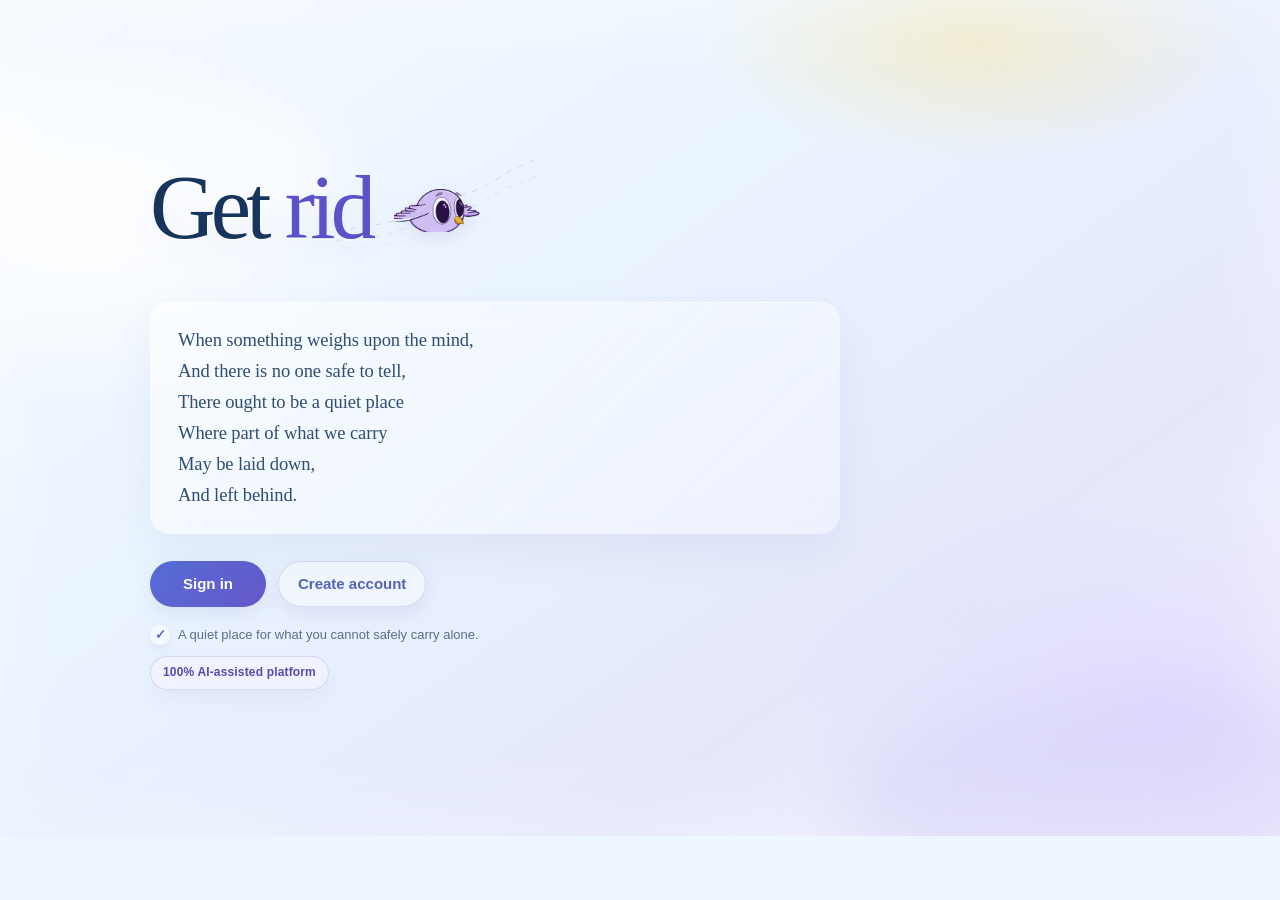
<file: test-landing.html>
<!doctype html><html><head><meta charset="utf-8"><meta name="viewport" content="width=device-width,initial-scale=1"><link rel="stylesheet" href="styles.css"></head><body class="guest-mode"><section class="guest-home"><div class="guest-copy"><div class="guest-brandline"><h1 id="guestTitle"><span>Get</span> <em>rid</em></h1><div class="bird-art" aria-label="A small bird flying along three curved trails"><svg class="bird-flight-lines" viewBox="0 0 420 190" aria-hidden="true"><path d="M8 153 C68 132 111 146 164 117 C222 85 278 91 334 54 C365 34 392 27 414 17"/><path d="M4 169 C60 157 102 169 154 143 C213 114 263 128 318 91 C354 67 383 66 418 49"/><path d="M25 184 C77 177 119 183 170 163 C228 141 270 158 325 124 C357 104 390 105 420 91"/></svg><img class="landing-bird" src="assets/landing-bird.gif"></div></div><div class="guest-message"><p>When something weighs upon the mind,<br>And there is no one safe to tell,<br>There ought to be a quiet place<br>Where part of what we carry<br>May be laid down,<br>And left behind.</p></div><div class="guest-actions"><button class="btn">Sign in</button><button class="btn ghost">Create account</button></div><div class="guest-trust">A quiet place for what you cannot safely carry alone.</div><div class="ai-tagline">100% AI-assisted platform</div></div></section></body></html>
</file>
<file: styles.css>
:root{--bg:#fff;--surface:#f5f8fa;--text:#14171a;--muted:#657786;--line:#e1e8ed;--accent:#4f46a5;--accent2:#3f378a;--danger:#b42318;--max:1180px}*{box-sizing:border-box}html{scroll-behavior:smooth}body{margin:0;background:var(--bg);color:var(--text);font-family:-apple-system,BlinkMacSystemFont,"Segoe UI",Roboto,Helvetica,Arial,sans-serif;font-size:15px;line-height:1.45}.topbar{position:sticky;top:0;z-index:20;height:56px;background:rgba(255,255,255,.96);border-bottom:1px solid var(--line);backdrop-filter:blur(8px)}.topbar-inner{height:100%;max-width:var(--max);margin:auto;display:grid;grid-template-columns:240px minmax(240px,1fr) 240px;align-items:center;gap:18px;padding:0 16px}.brand{font-size:22px;font-weight:800;letter-spacing:-.7px;color:var(--text);text-decoration:none}.brand span{color:var(--accent)}.search{justify-self:center;width:min(100%,430px);height:34px;border-radius:18px;background:var(--surface);display:flex;align-items:center;padding:0 13px;color:var(--muted)}.search input{border:0;outline:0;background:transparent;width:100%;font:inherit;margin-left:7px;color:var(--text)}.account-mini{justify-self:end;border:0;background:none;color:var(--accent);font-weight:650;cursor:pointer}.shell{max-width:var(--max);margin:auto;display:grid;grid-template-columns:220px minmax(0,640px) 280px;gap:26px}.left-rail{position:sticky;top:76px;height:calc(100vh - 90px);padding:20px 0;display:flex;flex-direction:column}.nav-item{display:flex;align-items:center;gap:14px;text-decoration:none;color:var(--text);font-size:16px;font-weight:550;padding:11px 14px;border-radius:25px}.nav-item span{width:20px;text-align:center;font-size:19px;color:var(--muted)}.nav-item:hover,.nav-item.active{background:var(--surface);color:var(--accent)}.nav-item.active span{color:var(--accent)}.whisper-cta{margin:20px 12px 0;border:0;border-radius:24px;background:var(--accent);color:white;padding:13px 18px;font-weight:750;letter-spacing:.2px;cursor:pointer;box-shadow:0 3px 8px rgba(79,70,165,.16)}.whisper-cta:hover{background:var(--accent2)}.timeline{min-width:0;border-left:1px solid var(--line);border-right:1px solid var(--line);min-height:calc(100vh - 56px)}.page-head{padding:20px 18px;border-bottom:1px solid var(--line);position:sticky;top:56px;background:rgba(255,255,255,.96);z-index:5}.page-head h1{font-size:20px;margin:0 0 3px}.page-head p{margin:0;color:var(--muted)}.composer{padding:16px 18px;border-bottom:1px solid var(--line)}.composer-top{display:flex;gap:12px}.avatar{width:42px;height:42px;border-radius:50%;background:var(--surface);display:grid;place-items:center;color:var(--accent);font-weight:750;flex:0 0 auto}.composer textarea{width:100%;min-height:74px;resize:vertical;border:0;outline:0;font:inherit;font-size:17px;line-height:1.45;padding:4px 0}.composer-bottom{display:flex;align-items:center;justify-content:space-between;border-top:1px solid var(--line);padding-top:10px;margin-top:8px}.composer-controls{display:flex;gap:8px;align-items:center}.select{border:1px solid var(--line);background:white;border-radius:17px;padding:7px 10px;color:var(--text)}.hint{font-size:13px;color:var(--muted)}.btn{border:0;border-radius:20px;padding:8px 15px;background:var(--accent);color:white;font-weight:700;cursor:pointer}.btn:hover{background:var(--accent2)}.btn.ghost{background:transparent;color:var(--accent);border:1px solid var(--line)}.btn.danger{background:transparent;color:var(--danger);border:1px solid #f0d0cc}.feed{width:100%}.whisper{padding:16px 18px;border-bottom:1px solid var(--line);display:flex;gap:12px;cursor:pointer}.whisper:hover{background:#fbfcfd}.whisper-main{min-width:0;flex:1}.whisper-meta{display:flex;gap:7px;align-items:center;font-size:14px;margin-bottom:4px}.whisper-meta .name{font-weight:700}.whisper-meta .time{color:var(--muted)}.whisper-body{font-size:16px;white-space:pre-wrap;overflow-wrap:anywhere}.whisper-actions{display:flex;gap:28px;margin-top:10px;color:var(--muted);font-size:13px}.action{border:0;background:none;color:inherit;padding:0;cursor:pointer}.action:hover{color:var(--accent)}.side-card{margin-top:20px;background:var(--surface);border-radius:15px;padding:17px}.side-card h3{font-size:18px;margin:0 0 7px}.side-card p{margin:0 0 10px;color:var(--muted)}.side-card a{color:var(--accent);text-decoration:none;font-weight:600}.topic{padding:8px 0;color:var(--accent);font-weight:650;border-top:1px solid var(--line)}.side-footer{padding:18px 4px;display:flex;gap:11px;flex-wrap:wrap;color:var(--muted);font-size:12px}.side-footer a{color:inherit;text-decoration:none}.empty,.error,.notice{padding:28px 18px;color:var(--muted)}.error{color:var(--danger)}.prose{padding:26px 22px}.prose h1{font-size:28px;margin:5px 0 22px}.prose h2{font-size:18px;margin-top:28px}.prose p{max-width:600px}.prose a{color:var(--accent)}.auth-box{padding:30px 22px}.auth-box h1{font-size:26px}.profile-header{padding:22px;border-bottom:1px solid var(--line)}.profile-name{font-size:22px;font-weight:750}.profile-handle{color:var(--muted)}.tabs{display:flex;border-bottom:1px solid var(--line)}.tabs a{flex:1;text-align:center;padding:14px;text-decoration:none;color:var(--muted);font-weight:650}.tabs a.active{color:var(--accent);border-bottom:2px solid var(--accent)}.thread{padding:18px;border-bottom:1px solid var(--line)}.thread-body{font-size:19px;white-space:pre-wrap}.thread-actions{margin:15px 0;color:var(--muted);display:flex;gap:25px}.comments{padding:0 18px 22px}.comment{padding:14px 0;border-bottom:1px solid var(--line)}.comment.reply{margin-left:32px}.comment-meta{font-size:13px;color:var(--muted);margin-bottom:3px}.comment-author{font-weight:700;color:var(--text)}.comment-body{white-space:pre-wrap}.reply-form{display:flex;gap:8px;margin:14px 0}.reply-form input,.field input{width:100%;border:1px solid var(--line);border-radius:8px;padding:10px;font:inherit;outline:none}.modal{position:fixed;inset:0;background:rgba(20,23,26,.42);z-index:50;display:grid;place-items:center;padding:18px}.modal.hidden{display:none}.modal-card{background:#fff;border-radius:16px;width:min(100%,480px);padding:22px;box-shadow:0 18px 60px rgba(0,0,0,.18)}.modal-card h2{margin:0 0 16px}.field{margin:12px 0}.field label{display:block;font-size:13px;font-weight:650;margin-bottom:5px}.modal-card textarea{width:100%;min-height:130px;border:1px solid var(--line);border-radius:8px;padding:10px;font:inherit;resize:vertical}.modal-actions{display:flex;justify-content:flex-end;gap:8px;margin-top:12px}.toast{position:fixed;bottom:24px;left:50%;transform:translate(-50%,20px);background:#14171a;color:#fff;padding:10px 15px;border-radius:22px;opacity:0;pointer-events:none;transition:.2s;z-index:80}.toast.show{opacity:1;transform:translate(-50%,0)}.mobile-nav,.mobile-compose{display:none}.security-note{font-size:12px;color:var(--muted);background:var(--surface);padding:10px;border-radius:8px}.check{display:flex;gap:8px;align-items:flex-start;font-size:13px;color:var(--muted)}
@media(max-width:980px){.topbar-inner{grid-template-columns:170px 1fr 120px}.shell{grid-template-columns:72px minmax(0,640px) 220px;gap:14px}.nav-item{justify-content:center}.nav-item:not(.active){font-size:0}.nav-item span{font-size:20px}.nav-item.active{font-size:0}.whisper-cta{font-size:0;padding:14px}.whisper-cta:after{content:'+';font-size:20px}.right-rail{display:none}}
@media(max-width:680px){body{padding-bottom:62px}.topbar{height:52px}.topbar-inner{grid-template-columns:1fr auto;padding:0 14px}.search{display:none}.shell{display:block}.left-rail,.right-rail{display:none}.timeline{border-left:0;border-right:0;min-height:calc(100vh - 52px)}.page-head{top:52px;padding:16px}.composer{padding:14px}.whisper{padding:14px}.whisper-body{font-size:15px}.whisper-actions{gap:22px}.mobile-nav{display:flex;position:fixed;bottom:0;left:0;right:0;height:58px;background:#fff;border-top:1px solid var(--line);z-index:30;justify-content:space-around}.mobile-nav a{color:var(--muted);text-decoration:none;display:flex;flex-direction:column;align-items:center;justify-content:center;font-size:20px;line-height:1}.mobile-nav small{font-size:10px;margin-top:3px}.mobile-compose{display:grid;place-items:center;position:fixed;right:18px;bottom:74px;width:52px;height:52px;border:0;border-radius:50%;background:var(--accent);color:#fff;font-size:28px;box-shadow:0 5px 18px rgba(0,0,0,.2);z-index:25}.composer-bottom{align-items:flex-start;gap:8px}.composer-controls{flex-wrap:wrap}.prose,.auth-box{padding:22px 16px}}

/* Reliability + rich contribution layer */
.action[disabled],.btn[disabled]{opacity:.55;cursor:wait}.action.active{color:var(--accent);font-weight:750}.danger-text{color:var(--danger)}.attachment-row{display:flex;align-items:center;gap:10px;margin-top:10px;flex-wrap:wrap}.attach-btn{display:inline-flex;align-items:center;gap:5px;border:1px solid var(--line);border-radius:18px;padding:7px 11px;color:var(--accent);font-weight:650;cursor:pointer;background:#fff}.attach-btn:hover{background:var(--surface)}.media-grid{display:grid;grid-template-columns:repeat(2,minmax(0,1fr));gap:8px;margin-top:10px}.media-grid img,.media-grid video{width:100%;max-height:360px;object-fit:cover;border-radius:10px;border:1px solid var(--line)}.media-grid audio{width:100%;grid-column:1/-1}.media-file{display:block;padding:12px;border:1px solid var(--line);border-radius:10px;color:var(--accent);text-decoration:none;overflow-wrap:anywhere}.recipient-box{margin-top:12px;padding:12px;border:1px solid var(--line);border-radius:10px;background:var(--surface)}.recipient-box.hidden{display:none}.recipient-box label{display:block;font-size:13px;font-weight:700;margin-bottom:5px}.recipient-box input{width:100%;border:1px solid var(--line);border-radius:8px;padding:9px;font:inherit;background:#fff}.comment-actions{display:flex;gap:15px;margin-top:8px}.inline-edit{display:block;width:100%;min-height:80px;border:1px solid var(--line);border-radius:8px;padding:9px;font:inherit;resize:vertical}.modal-title{display:flex;justify-content:space-between;align-items:center;gap:10px}.modal-title h2{margin:0}.auth-submit{width:100%;margin-top:4px}.auth-switch{text-align:center;margin:16px 0 0}.prominent-action{color:var(--accent);font-weight:750;text-decoration:underline;text-underline-offset:3px;font-size:14px}.status-line{min-height:20px;margin:10px 0;color:var(--muted)}.toast[data-type="error"]{background:var(--danger)}
@media(max-width:680px){.media-grid{grid-template-columns:1fr}.whisper-actions{flex-wrap:wrap;gap:14px}.thread-actions{flex-wrap:wrap;gap:16px}.attachment-row{align-items:flex-start}.auth-switch{font-size:14px}}


/* Private messaging + expanded media */
.message-start{padding:18px;border-bottom:1px solid var(--line)}.message-start h2{font-size:18px;margin:0 0 12px}.new-message-form{display:grid;grid-template-columns:180px 1fr auto;gap:8px}.new-message-form input,.message-form input{border:1px solid var(--line);border-radius:8px;padding:10px;font:inherit;outline:none}.conversation-list{padding:0 18px}.conversation{display:flex;gap:12px;align-items:center;padding:15px 0;border-bottom:1px solid var(--line);color:inherit;text-decoration:none}.conversation:hover{background:var(--surface)}.conversation strong{display:block}.message-toolbar{padding:12px 18px;border-bottom:1px solid var(--line)}.message-thread{padding:18px;min-height:280px;max-height:55vh;overflow:auto}.message{display:flex;flex-direction:column;align-items:flex-start;margin:8px 0}.message.mine{align-items:flex-end}.message-bubble{max-width:min(78%,520px);padding:10px 13px;border-radius:14px;background:var(--surface);white-space:pre-wrap;overflow-wrap:anywhere}.message.mine .message-bubble{background:var(--accent);color:#fff}.message-time{font-size:11px;color:var(--muted);margin:3px 5px}.message-form{display:flex;gap:8px;padding:14px 18px;border-top:1px solid var(--line)}.message-form input{flex:1}.media-tile{position:relative;min-width:0}.media-tile img,.media-tile video{display:block}.media-tile>span{position:absolute;right:7px;bottom:7px;background:rgba(0,0,0,.68);color:#fff;padding:4px 7px;border-radius:12px;font-size:11px}.media-image{border:0;padding:0;background:none;width:100%;cursor:zoom-in;text-align:inherit}.media-image img{width:100%;max-height:360px;object-fit:cover}.media-video video{width:100%;max-height:360px;object-fit:cover}.media-expand{margin-top:6px;border:1px solid var(--line);border-radius:15px;background:#fff;color:var(--accent);padding:5px 9px;cursor:pointer;font:inherit;font-size:12px}.media-modal-card{background:#111;color:#fff;border-radius:16px;width:min(96vw,1100px);max-height:94vh;padding:14px;box-shadow:0 18px 60px rgba(0,0,0,.35)}.media-modal-card .modal-title{margin-bottom:10px}.media-modal-card .btn.ghost{color:#fff;border-color:#555;background:transparent}.media-viewer{display:grid;place-items:center;min-height:120px;max-height:82vh;overflow:auto}.media-view-image{display:block;max-width:100%;max-height:78vh;object-fit:contain}.media-view-video{display:block;max-width:100%;max-height:78vh}.media-view-audio{width:min(100%,700px)}
@media(max-width:680px){.new-message-form{grid-template-columns:1fr}.message-bubble{max-width:88%}.message-thread{max-height:60vh}.media-modal-card{width:100%;max-height:96vh}}

/* V6 interaction and performance polish */
.comment-actions .action{min-height:28px}.comment-actions .action.active{font-weight:750;color:var(--accent)}
.loading-bar{height:3px;background:var(--accent);animation:mindrid-load 1s ease-in-out infinite;transform-origin:left}
@keyframes mindrid-load{0%{transform:scaleX(.08);opacity:.45}50%{transform:scaleX(.7);opacity:1}100%{transform:scaleX(1);opacity:.45}}
.media-grid img,.media-grid video{content-visibility:auto}


/* V7 social / discovery layer */
.avatar-img{width:100%;height:100%;border-radius:50%;object-fit:cover}.avatar.small{width:32px;height:32px;font-size:12px}.tag-editor{display:grid;grid-template-columns:repeat(4,minmax(0,1fr));gap:7px;margin-top:9px}.tag-editor input,.typeahead input,.live-join input{border:1px solid var(--line);border-radius:8px;padding:8px;font:inherit;min-width:0}.tag-row,.common-row{display:flex;flex-wrap:wrap;gap:6px;margin-top:8px}.tag-pill{display:inline-flex;align-items:center;background:var(--surface);border:1px solid var(--line);border-radius:999px;padding:3px 8px;font-size:11px;color:var(--muted)}.people-list,.group-list,.notification-list{padding:0 18px}.person-card,.group-card,.notification{display:flex;gap:12px;align-items:flex-start;padding:16px 0;border-bottom:1px solid var(--line)}.person-main,.group-card>div:first-child{flex:1;min-width:0}.person-main p,.group-card p{margin:5px 0;color:var(--muted)}.profile-actions,.discovery-tabs,.group-create{display:flex;gap:8px;flex-wrap:wrap;margin-top:14px}.notification{justify-content:space-between}.notification.unread{background:var(--surface);padding-left:10px;padding-right:10px}.notification time{color:var(--muted);font-size:12px;white-space:nowrap}.suggestions{position:absolute;left:0;right:0;top:100%;background:#fff;border:1px solid var(--line);border-radius:10px;box-shadow:0 8px 25px rgba(0,0,0,.1);z-index:15;overflow:hidden}.typeahead{position:relative}.suggestion{width:100%;display:flex;align-items:center;gap:9px;padding:9px;border:0;background:#fff;text-align:left;cursor:pointer}.suggestion:hover{background:var(--surface)}.suggestion small{display:block;color:var(--muted)}.live-card{padding:18px}.live-actions,.live-join{display:flex;gap:8px;flex-wrap:wrap}.live-join input{flex:1}.live-stage{display:grid;grid-template-columns:1fr 1fr;gap:10px;margin-top:14px}.live-stage video{width:100%;min-height:180px;background:#111;border-radius:12px;object-fit:cover}.live-stage audio{display:none}.group-card h3{margin:0 0 4px}.profile-avatar{width:72px;height:72px;margin-bottom:10px}.profile-avatar .avatar-img{width:72px;height:72px}.mobile-nav a{min-width:58px}
@media(max-width:680px){.tag-editor{grid-template-columns:1fr 1fr}.people-list,.group-list,.notification-list{padding:0 14px}.person-card{align-items:flex-start}.live-stage{grid-template-columns:1fr}.live-stage video{min-height:150px}}

/* V8 reliability, mobile navigation and security UI */
.page-head{display:flex;align-items:flex-start;gap:12px}.back-btn{border:1px solid var(--line);background:#fff;border-radius:18px;padding:7px 11px;cursor:pointer;color:var(--accent);font:inherit;white-space:nowrap}.quick-links,.network-toolbar{display:flex;gap:8px;flex-wrap:wrap;padding:12px 18px;border-bottom:1px solid var(--line)}.quick-links .btn,.network-toolbar .btn{font-size:13px}.nav-badge{display:inline-flex;align-items:center;justify-content:center;margin-left:3px;color:var(--danger);font-size:18px;line-height:1}.topic{display:block;padding:6px 0;color:var(--accent);text-decoration:none}.topic-link{font-weight:700;margin-top:5px}.mfa-qr{display:block;width:min(260px,80vw);height:auto;margin:12px auto;border:1px solid var(--line);border-radius:10px;background:#fff;padding:8px}.security-note{border-left:3px solid var(--accent)}
@media(max-width:680px){.page-head{padding:12px 14px;gap:8px}.page-head h1{font-size:21px}.back-btn{padding:6px 9px}.quick-links,.network-toolbar{padding:10px 14px;overflow-x:auto;flex-wrap:nowrap}.quick-links .btn,.network-toolbar .btn{flex:0 0 auto}.nav-badge{position:absolute;margin-left:0;transform:translate(7px,-7px)}}

.mention-wrap{position:relative}.edit-media-list{display:grid;gap:10px}.edit-media-item{display:grid;grid-template-columns:110px 1fr auto;gap:10px;align-items:center;border:1px solid var(--line);border-radius:10px;padding:8px}.edit-media-preview .media-grid{margin:0}.edit-media-preview .media-tile{min-height:70px}.edit-media-meta{display:grid;gap:3px;min-width:0}.edit-media-meta span{font-size:12px;color:var(--muted);overflow:hidden;text-overflow:ellipsis}.circle-hero{padding:18px;border:1px solid var(--line);border-radius:14px;background:var(--surface);margin-bottom:18px}.circle-members{display:grid;grid-template-columns:repeat(auto-fill,minmax(180px,1fr));gap:8px;padding:0 18px 18px}.circle-member{display:flex;gap:9px;align-items:center;border:1px solid var(--line);border-radius:10px;padding:9px}.circle-page h3{margin-left:18px}.circle-page .feed{padding-top:0}@media(max-width:680px){.edit-media-item{grid-template-columns:1fr}.edit-media-preview{max-width:180px}.circle-members{grid-template-columns:1fr}.circle-hero{padding:14px}}

.circle-messages{max-height:360px;overflow:auto;padding:10px 18px;border:1px solid var(--line);border-radius:12px;margin:0 18px 10px}.circle-message{padding:9px;border-bottom:1px solid var(--line)}.circle-message.mine{text-align:right}.circle-message small{color:var(--muted);font-size:11px}.circle-activity .message-form{margin:0 18px 18px}

/* V10 — Facebook-style responsive interaction layer, while preserving mindRID branding */
.guest-hidden{display:none!important}
.guest-home{max-width:920px;margin:0 auto;min-height:430px;display:grid;grid-template-columns:minmax(0,1fr) 300px;align-items:center;gap:50px;padding:58px 34px 42px;border-bottom:1px solid var(--line)}
.guest-kicker{font-size:15px;font-weight:800;letter-spacing:.08em;text-transform:uppercase;color:var(--accent);margin-bottom:10px}
.guest-copy h1{font-size:64px;line-height:.95;letter-spacing:-2.8px;margin:0 0 18px}
.guest-copy p{font-size:21px;line-height:1.35;color:var(--muted);max-width:470px;margin:0 0 26px}
.guest-actions{display:flex;gap:10px;flex-wrap:wrap}
.guest-art{display:flex;justify-content:center;align-items:center}.bird-sketch{width:260px;height:auto;display:block}
.guest-public{max-width:640px;margin:0 auto}.guest-public-head{padding:22px 18px 12px}.guest-public-head h2{margin:0 0 3px;font-size:20px}.guest-public-head p{margin:0;color:var(--muted)}
.mobile-composer-trigger{display:none}
.mobile-composer-card{background:#fff;width:min(100%,680px);height:min(92dvh,760px);border-radius:16px;display:flex;flex-direction:column;overflow:hidden;box-shadow:0 18px 70px rgba(0,0,0,.24)}
.mobile-composer-head{height:58px;flex:0 0 58px;display:flex;align-items:center;justify-content:space-between;padding:0 16px;border-bottom:1px solid var(--line)}
.mobile-composer-card .composer{flex:1;overflow:auto;border-bottom:0;padding:18px 16px}.mobile-composer-card .composer-bottom{padding-bottom:12px}.mobile-composer-card .composer-bottom .btn{display:none}
.mobile-composer-footer{flex:0 0 64px;border-top:1px solid var(--line);display:flex;align-items:center;justify-content:flex-end;padding:10px 16px;background:#fff}
.mobile-composer-footer .btn{min-width:112px}

@media(max-width:980px){
  .shell{grid-template-columns:72px minmax(0,1fr);max-width:100%}.timeline{max-width:720px}.topbar-inner{max-width:100%}
}
@media(max-width:680px){
  body{padding-bottom:62px;background:#f5f6f7}
  .topbar{height:52px}.topbar-inner{grid-template-columns:auto 1fr auto;padding:0 12px;gap:10px}.brand{font-size:20px}.account-mini{font-size:14px}
  .shell{display:block}.timeline{background:#fff;border:0;min-height:calc(100dvh - 52px)}
  .page-head{top:52px;padding:12px 14px;background:rgba(255,255,255,.98)}
  .page-head h1{font-size:20px}
  .guest-home{display:flex;flex-direction:column;align-items:flex-start;gap:20px;min-height:auto;padding:38px 22px 28px;background:#fff}.guest-copy h1{font-size:54px}.guest-copy p{font-size:18px}.guest-art{width:100%;justify-content:flex-start}.bird-sketch{width:220px}
  .guest-public{background:#fff;margin-top:8px}.guest-public-head{padding:20px 16px 10px}
  .composer{display:none}
  .mobile-composer-trigger{display:flex;align-items:center;gap:10px;padding:10px 12px;border-bottom:1px solid var(--line);background:#fff;cursor:pointer}.mobile-composer-trigger .avatar{width:36px;height:36px}.mobile-composer-trigger>span{flex:1;color:var(--muted);font-size:15px}.mobile-composer-trigger .btn{padding:7px 12px}
  .quick-links{padding:10px 12px;overflow-x:auto;flex-wrap:nowrap}.quick-links .btn{flex:0 0 auto}
  .whisper{padding:14px 12px;background:#fff}.whisper-actions{gap:18px}
  .mobile-nav{height:60px;background:#fff;box-shadow:0 -2px 10px rgba(0,0,0,.06)}.mobile-nav a{height:60px;min-width:54px}.mobile-compose{display:grid;right:16px;bottom:76px;width:52px;height:52px}
  .modal{padding:0;background:rgba(0,0,0,.45)}
  .mobile-composer-card{width:100%;height:100dvh;max-height:none;border-radius:0}
  .mobile-composer-card .composer{display:block;padding:16px 14px}.mobile-composer-card .composer-top{gap:10px}.mobile-composer-card .composer textarea{min-height:42dvh;font-size:20px;line-height:1.5;padding:4px 0;resize:none}.mobile-composer-card .tag-editor{grid-template-columns:1fr 1fr}.mobile-composer-card .composer-bottom{display:flex;flex-direction:column;align-items:stretch}.mobile-composer-card .composer-controls{width:100%;display:grid;grid-template-columns:1fr 1fr}.mobile-composer-card .select{width:100%;padding:10px 11px}.mobile-composer-card .hint{font-size:12px}
}

/* V10.1 — guest landing refinement and clean auth separation */
body.guest-mode{background:#fbfdff}
body.guest-mode .search{display:none}
body.guest-mode .topbar-inner{grid-template-columns:1fr auto}
body.guest-mode .left-rail,
body.guest-mode .right-rail{display:none}
body.guest-mode .shell{grid-template-columns:minmax(0,760px);justify-content:center;max-width:980px}
body.guest-mode .timeline{border:0;min-height:calc(100vh - 56px);display:flex;align-items:center}
body.guest-mode .mobile-nav,
body.guest-mode .mobile-compose{display:none!important}
.guest-home{width:100%;max-width:760px;margin:0 auto;padding:72px 34px 84px;text-align:left;border:0}
.guest-copy{width:100%}
.guest-brandline{display:flex;align-items:center;gap:22px;min-height:108px}
.guest-copy h1{font-size:76px;line-height:.92;letter-spacing:-4px;margin:0;white-space:nowrap;font-weight:800}
.guest-copy h1 span{color:#17233f}
.guest-copy h1 em{font-style:normal;color:#5b50c8}
.guest-art{display:contents}
.bird-sketch{width:148px;height:auto;display:block;flex:0 0 auto;overflow:visible}
.bird-wing{fill:#5267d8;stroke:#33458f;stroke-width:1.2;stroke-linejoin:round}
.bird-wing-b{fill:#7d8ce8;opacity:.92}
.bird-eye{fill:#27345e}
.guest-message{position:relative;max-width:690px;margin:30px 0 30px;padding:23px 26px 23px 45px;border-left:3px solid #b8d8f2;background:linear-gradient(90deg,#f1f8ff 0%,rgba(241,248,255,.35) 100%);border-radius:0 16px 16px 0}
.guest-message p{margin:0;color:#526078;font-size:20px;line-height:1.62;letter-spacing:-.1px}

.guest-actions{display:flex;gap:10px;align-items:center}
.guest-actions .btn{min-width:108px}

@media(max-width:680px){
  body.guest-mode .topbar-inner{grid-template-columns:1fr auto}
  body.guest-mode .timeline{min-height:calc(100dvh - 52px);align-items:flex-start}
  .guest-home{max-width:none;padding:58px 22px 48px;min-height:calc(100dvh - 52px);display:flex;align-items:center}
  .guest-brandline{gap:10px;min-height:80px;align-items:center}
  .guest-copy h1{font-size:54px;letter-spacing:-2.8px}
  .bird-sketch{width:112px}
  .guest-message{margin:28px 0 26px;padding:20px 18px 20px 35px;border-radius:0 14px 14px 0}
  .guest-message p{font-size:17px;line-height:1.58}
  
  .guest-actions{width:100%}
  .guest-actions .btn{flex:1}
}


/* V11 — discovery, media selection, Circle membership and trust surfaces */
.pending-media{display:flex;align-items:center;gap:10px;padding:9px 11px;margin-top:7px;border:1px solid var(--line);border-radius:10px;background:#fbfcff}.pending-media-name{flex:1;min-width:0;overflow:hidden;text-overflow:ellipsis;white-space:nowrap}.privacy-promise-card{background:linear-gradient(135deg,#f7f8ff,#f1faff);display:flex;flex-direction:column;gap:8px}.privacy-promise-card strong{font-size:14px;line-height:1.4}.privacy-promise-card a{font-size:12px;color:var(--accent)}.privacy-mark{width:30px;height:30px;border-radius:50%;display:grid;place-items:center;background:#fff;color:var(--accent);box-shadow:0 3px 12px rgba(0,0,0,.06)}.search-page{padding:8px 0 40px}.search-large{display:flex;gap:10px;padding:0 0 18px;position:sticky;top:0;background:var(--surface);z-index:2}.search-large input{flex:1;border:1px solid var(--line);border-radius:999px;padding:13px 16px;font-size:15px}.search-section{padding:18px 0;border-top:1px solid var(--line)}.search-section h2{font-size:18px;margin:0 0 10px}.search-result{display:flex;align-items:center;gap:12px;padding:11px 12px;border:1px solid var(--line);border-radius:12px;margin:8px 0;text-decoration:none;color:inherit;background:#fff}.search-result:hover{border-color:#cbd2ef}.circle-icon{width:34px;height:34px;border-radius:50%;display:grid;place-items:center;background:#f0f2ff;color:var(--accent);font-size:24px}.section-head{display:flex;align-items:center;justify-content:space-between;gap:12px;margin:20px 0 10px}.prose-hero{padding:26px 28px;margin-bottom:28px;border-radius:18px;background:linear-gradient(135deg,#f4f8ff,#f7f4ff);border:1px solid var(--line)}.prose-hero h2{font-size:30px;line-height:1.15;margin:6px 0 10px}.eyebrow{font-size:11px;text-transform:uppercase;letter-spacing:.12em;color:var(--accent);font-weight:800}.privacy-promise{font-size:21px;line-height:1.35;font-weight:750;color:#3944a0}.contact-grid{display:grid;grid-template-columns:repeat(3,1fr);gap:12px;margin:18px 0}.contact-grid .side-card{margin:0}.prose h2{margin-top:28px}.prose p{line-height:1.72}.prose a{color:var(--accent)}
@media(max-width:680px){.search-large{padding:0 12px 14px}.search-large .btn{padding:10px 14px}.prose-hero{padding:22px 18px;border-radius:14px}.prose-hero h2{font-size:24px}.contact-grid{grid-template-columns:1fr}.privacy-promise{font-size:19px}.section-head{align-items:flex-start}.pending-media{padding:10px}}

/* V12 — finishing pass: touch, focus, responsive rhythm and modal safety */
:root{--focus:rgba(91,80,200,.26)}
:focus-visible{outline:3px solid var(--focus);outline-offset:2px}
button,a,input,textarea,select{font:inherit}
button,.btn,.action,.nav-item,.mobile-nav a,.mobile-compose,.attach-btn{min-height:44px}
.search input{min-height:42px}
.modal{overscroll-behavior:contain}
.modal-card,.media-modal-card{max-height:calc(100dvh - 32px);overflow:auto}
.prose{max-width:760px;margin:0 auto;padding:28px 26px 70px}
.prose>h1{font-size:34px;letter-spacing:-.7px;margin:4px 0 24px}
.prose>h2{font-size:21px;letter-spacing:-.2px}
.prose>p{color:var(--text)}
.public-profile{margin-bottom:20px}
.privacy-promise-card strong{letter-spacing:-.1px}
.guest-trust{margin-top:22px;color:var(--muted);font-size:13px;display:flex;align-items:center;gap:7px}
.guest-trust::before{content:'✓';width:22px;height:22px;border-radius:50%;display:grid;place-items:center;background:#eef8f2;color:#2b8a57;font-weight:800}
.search-result{min-height:64px}
.search-result .avatar.small{flex:0 0 38px}
.search-section .whisper{border-left:1px solid var(--line);border-right:1px solid var(--line)}
.section-head h2{margin:0}

@media(max-width:680px){
  .topbar{position:sticky;top:0;z-index:20}
  .topbar-inner{min-height:52px}
  .timeline{padding-bottom:8px}
  .page-head{z-index:10}
  .guest-home{padding-top:42px}
  .guest-brandline{width:100%;justify-content:flex-start}
  .guest-copy h1{font-weight:800}
  .guest-message{width:100%;box-sizing:border-box}
  .guest-trust{font-size:12px;line-height:1.35}
  .search-large{position:sticky;top:0;padding-top:6px;z-index:5}
  .search-large input{min-width:0}
  .search-result{padding:12px 10px}
  .prose{padding:20px 16px 80px}
  .prose>h1{font-size:28px}
  .modal-card{max-height:100dvh;border-radius:16px 16px 0 0}
  .modal{align-items:flex-end}
  .mobile-composer-card{padding-bottom:env(safe-area-inset-bottom)}
  .mobile-composer-footer{padding-bottom:max(10px,env(safe-area-inset-bottom))}
  .mobile-composer-card .composer textarea{min-height:38dvh}
  .mobile-composer-card .composer{overflow-y:auto;-webkit-overflow-scrolling:touch}
}
.info-nav{display:flex;align-items:center;gap:18px;padding-bottom:18px;border-bottom:1px solid var(--line);margin-bottom:26px;flex-wrap:wrap}.info-nav>a:first-child{color:var(--accent);text-decoration:none;font-weight:700}.info-brand{font-weight:850;letter-spacing:-.5px}.info-links{display:flex;gap:14px;margin-left:auto;flex-wrap:wrap}.info-links a{color:var(--muted);text-decoration:none;font-size:13px}.info-links a:hover{color:var(--accent)}
@media(max-width:680px){.info-nav{gap:12px}.info-links{width:100%;margin-left:0;gap:12px}}

/* V13 — finished navigation, personalization and iPhone polish */
.left-rail{overflow-y:auto;overscroll-behavior:contain;scrollbar-width:thin;scrollbar-color:#d9def0 transparent;padding-right:4px}
.left-rail::-webkit-scrollbar{width:6px}.left-rail::-webkit-scrollbar-thumb{background:#d9def0;border-radius:10px}
.nav-section{display:flex;flex-direction:column}.nav-divider{height:1px;background:var(--line);margin:10px 12px}
.nav-item{min-height:44px}.nav-item span{font-family:Arial,sans-serif}.feed-tabs{display:flex;position:sticky;top:56px;z-index:6;background:rgba(255,255,255,.97);backdrop-filter:blur(8px);border-bottom:1px solid var(--line)}
.feed-tabs a{flex:1;text-align:center;text-decoration:none;color:var(--muted);font-weight:750;padding:12px 8px;min-height:44px}.feed-tabs a.active{color:var(--accent);border-bottom:3px solid var(--accent)}
.profile-cover{height:180px;background:linear-gradient(135deg,#dcefff,#f2ecff);background-size:cover;background-position:center;position:relative}.profile-cover:after{content:"";position:absolute;inset:0;background:linear-gradient(180deg,transparent 45%,rgba(0,0,0,.18));pointer-events:none}
.profile-avatar-wrap{position:relative;margin:-42px 0 0 22px;z-index:2}.profile-header{padding:0 22px 22px;overflow:hidden}.profile-header .profile-name,.profile-header .profile-handle,.profile-header>p,.profile-header .profile-stats,.profile-header .common-row,.profile-header .profile-actions{margin-left:0}
.profile-header .profile-avatar{border:4px solid #fff;box-shadow:0 4px 16px rgba(0,0,0,.1)}
.profile-stats{display:flex;gap:20px;color:var(--muted);font-size:13px;margin-top:10px}.profile-stats strong{color:var(--text);font-size:15px}
.profile-theme-sky{--profile-accent:#4b8bd8}.profile-theme-lavender{--profile-accent:#7657c8}.profile-theme-mint{--profile-accent:#268a78}.profile-theme-sunset{--profile-accent:#d66b4c}.profile-theme-mono{--profile-accent:#4b5563}
.profile-header[class*="profile-theme-"] .profile-name{color:var(--profile-accent,var(--text))}
.space-grid{display:grid;grid-template-columns:repeat(2,minmax(0,1fr));gap:12px;padding:18px}.space-card{min-height:150px;padding:20px;border:1px solid var(--line);border-radius:16px;text-decoration:none;color:var(--text);background:linear-gradient(145deg,#fff,#f7f9ff);display:flex;flex-direction:column;gap:8px;transition:transform .15s ease,box-shadow .15s ease}.space-card:hover{transform:translateY(-2px);box-shadow:0 8px 24px rgba(50,60,100,.08)}.space-card strong{font-size:18px;color:var(--accent)}.space-card span{color:var(--muted);line-height:1.5}.space-card small{margin-top:auto;color:var(--accent);font-weight:700}
.support-grid{display:grid;grid-template-columns:repeat(2,minmax(0,1fr));gap:12px;padding:18px}.support-grid .side-card{margin:0;text-decoration:none;color:inherit;min-height:130px}
body[data-theme="sky"]{--accent:#4f6fd7;--accent2:#3855bd}body[data-theme="lavender"]{--accent:#7657c8;--accent2:#5c40ae}body[data-theme="mint"]{--accent:#268a78;--accent2:#1c6b5e}body[data-theme="sunset"]{--accent:#d66b4c;--accent2:#b94f35}body[data-theme="mono"]{--accent:#4b5563;--accent2:#374151}
/* V16 — supplied bird artwork, flight trails and refined landing palette */
.guest-home{position:relative;overflow:hidden;border-radius:0;background:
 radial-gradient(circle at 86% 8%,rgba(255,220,135,.30) 0 5%,transparent 18%),
 radial-gradient(circle at 12% 20%,rgba(255,255,255,.72) 0 7%,transparent 20%),
 linear-gradient(180deg,#d7e9fb 0%,#c8dbf4 50%,#eceafb 100%);box-shadow:inset 0 0 90px rgba(255,255,255,.36)}
.guest-home:before,.guest-home:after{content:"";position:absolute;border-radius:50%;filter:blur(18px);pointer-events:none}.guest-home:before{width:340px;height:120px;left:-70px;top:18px;background:rgba(255,255,255,.42)}.guest-home:after{width:420px;height:150px;right:-100px;bottom:-25px;background:rgba(229,223,255,.42)}
.guest-home>*{position:relative;z-index:1}.guest-brandline{gap:10px;align-items:center}.guest-copy h1{font-family:"Snell Roundhand","Segoe Script","Brush Script MT",cursive;font-weight:500;letter-spacing:-3px;text-shadow:0 2px 0 rgba(255,255,255,.38)}.guest-copy h1 span{color:#19385f}.guest-copy h1 em{color:#6556c9;font-style:normal}
.bird-art{position:relative;width:210px;height:118px;display:flex;align-items:center;justify-content:center;flex:0 0 auto}.bird-flight-lines{position:absolute;inset:-8px -18px auto -48px;width:285px;height:128px;overflow:visible;z-index:0}.bird-flight-lines path{fill:none;stroke:#7c82d2;stroke-width:2.15;stroke-linecap:round;opacity:.54}.bird-flight-lines path:nth-child(2){opacity:.40}.bird-flight-lines path:nth-child(3){opacity:.28}.landing-bird{position:relative;z-index:1;width:210px;height:auto;display:block;filter:drop-shadow(0 7px 10px rgba(57,42,112,.13)) saturate(.92) contrast(.98)}
.guest-message{background:rgba(255,255,255,.34);border:0;border-left:0;border-radius:18px;padding:23px 26px;backdrop-filter:blur(5px);box-shadow:0 10px 30px rgba(69,67,130,.06),inset 0 1px 0 rgba(255,255,255,.44)}.guest-message p{color:#30486d;font-family:Georgia,"Times New Roman",serif}
.guest-trust{margin-top:22px;color:#4d6080;font-size:13px;display:flex;align-items:center;gap:7px}.guest-trust::before{content:'✓';width:22px;height:22px;border-radius:50%;display:grid;place-items:center;background:rgba(255,255,255,.62);color:#6556c9;font-weight:800;box-shadow:0 3px 10px rgba(80,70,150,.08)}
@media(max-width:680px){.guest-home{padding-top:34px}.guest-brandline{min-height:104px;gap:4px}.guest-copy h1{font-size:56px}.bird-art{width:138px;height:94px}.landing-bird{width:138px}.bird-flight-lines{left:-32px;top:-2px;width:195px;height:102px}.guest-message{margin-top:24px;padding:18px 14px}.guest-message p{font-size:17px;line-height:1.55}.guest-trust{margin-top:18px}}

/* V15 — account recovery, visible mobile messaging, AI-assisted platform identity */
.ai-tagline{display:inline-flex;align-items:center;justify-content:center;margin:10px 0 2px;padding:7px 13px;border:1px solid rgba(90,88,214,.28);border-radius:999px;background:rgba(245,243,255,.72);color:#5146a5;font-size:13px;font-weight:800;letter-spacing:.15px;box-shadow:0 5px 18px rgba(60,70,150,.08);backdrop-filter:blur(5px)}
@media(max-width:680px){.ai-tagline{font-size:12px;padding:6px 11px}.mobile-nav a{min-width:62px}.mobile-nav{overflow-x:auto;justify-content:flex-start}.mobile-nav a small{font-size:10px}}

/* V16.2 — landing bird polish, desktop composition, animated trails, recovery-friendly landing */
body.guest-mode .timeline{background:transparent}
body.guest-mode .guest-home{
  width:100%;
  max-width:1040px;
  min-height:calc(100dvh - 56px);
  box-sizing:border-box;
  margin:0 auto;
  padding:64px 56px 78px;
  display:flex;
  align-items:center;
  overflow:hidden;
  background:
    radial-gradient(circle at 76% 8%,rgba(255,235,164,.25) 0 7%,rgba(255,235,164,0) 25%),
    radial-gradient(circle at 16% 72%,rgba(188,210,255,.34) 0 14%,rgba(188,210,255,0) 38%),
    linear-gradient(145deg,#f5f9ff 0%,#e7f1ff 42%,#e9e5fb 100%);
}
body.guest-mode .guest-home:before{width:420px;height:150px;left:-110px;top:6px;background:rgba(255,255,255,.52)}
body.guest-mode .guest-home:after{width:500px;height:180px;right:-120px;bottom:-50px;background:rgba(219,214,255,.30)}
body.guest-mode .guest-copy{max-width:860px;margin:0 auto;width:100%}
body.guest-mode .guest-brandline{min-height:116px;gap:8px;align-items:center;position:relative}
body.guest-mode .guest-copy h1{font-size:82px;line-height:.9;letter-spacing:-4px}
body.guest-mode .bird-art{position:relative;width:124px;height:92px;display:flex;align-items:center;justify-content:center;flex:0 0 124px;margin-left:2px;transform:translateY(1px)}
body.guest-mode .bird-flight-lines{position:absolute;left:-38px;top:-20px;width:205px;height:112px;overflow:visible;z-index:0}
body.guest-mode .bird-flight-lines path{stroke:#7478c9;stroke-width:1.9;stroke-linecap:round;stroke-dasharray:17 12;animation:trail-flow 2.8s linear infinite;opacity:.40}
body.guest-mode .bird-flight-lines path:nth-child(2){animation-delay:-.7s;opacity:.29}
body.guest-mode .bird-flight-lines path:nth-child(3){animation-delay:-1.35s;opacity:.20}
body.guest-mode .landing-bird{position:relative;z-index:1;width:112px;height:auto;display:block;background:transparent;filter:drop-shadow(0 6px 8px rgba(61,52,125,.12)) saturate(.90) contrast(1.01);animation:bird-cruise 2.2s ease-in-out infinite}
body.guest-mode .guest-message{max-width:690px;margin:30px 0 25px;padding:22px 27px;background:rgba(255,255,255,.38);border:0;border-left:0;border-radius:18px;backdrop-filter:blur(7px);box-shadow:0 12px 34px rgba(69,67,130,.055),inset 0 1px 0 rgba(255,255,255,.48)}
body.guest-mode .guest-message p{color:#314b70;font-size:20px;line-height:1.6}
body.guest-mode .guest-actions{margin-top:0}
body.guest-mode .guest-trust{margin-top:18px;color:#65718a}
body.guest-mode .ai-tagline{margin-top:10px}
@keyframes bird-cruise{
  0%,100%{transform:translate3d(-2px,2px,0) rotate(-1deg)}
  25%{transform:translate3d(4px,-5px,0) rotate(1deg)}
  50%{transform:translate3d(8px,1px,0) rotate(2deg)}
  75%{transform:translate3d(3px,-4px,0) rotate(0deg)}
}
@keyframes trail-flow{to{stroke-dashoffset:-62}}
@media(max-width:980px) and (min-width:681px){
  body.guest-mode .guest-home{max-width:900px;padding:58px 42px 70px}
  body.guest-mode .guest-copy h1{font-size:74px}
  body.guest-mode .bird-art{width:116px;flex-basis:116px}
  body.guest-mode .landing-bird{width:104px}
}
@media(max-width:680px){
  body.guest-mode .guest-home{max-width:none;min-height:calc(100dvh - 52px);padding:34px 20px 48px;align-items:flex-start}
  body.guest-mode .guest-copy{max-width:none}
  body.guest-mode .guest-brandline{min-height:90px;gap:2px;align-items:center}
  body.guest-mode .guest-copy h1{font-size:55px;letter-spacing:-3px}
  body.guest-mode .bird-art{width:88px;height:68px;flex-basis:88px;margin-left:0}
  body.guest-mode .landing-bird{width:78px}
  body.guest-mode .bird-flight-lines{left:-26px;top:-9px;width:136px;height:76px}
  body.guest-mode .bird-flight-lines path{stroke-width:1.55;stroke-dasharray:13 10}
  body.guest-mode .guest-message{margin-top:24px;margin-bottom:25px;padding:18px 15px;border-radius:16px}
  body.guest-mode .guest-message p{font-size:17px;line-height:1.55}
  body.guest-mode .guest-actions{width:100%}
  body.guest-mode .guest-actions .btn{flex:0 0 auto}
  body.guest-mode .ai-tagline{font-size:12px}
}
@media(prefers-reduced-motion:reduce){body.guest-mode .landing-bird,body.guest-mode .bird-flight-lines path{animation:none}}

/* V16.4 — World-class landing composition: restraint, hierarchy, atmosphere, and motion */
body.guest-mode{
  --landing-ink:#17345c;
  --landing-indigo:#5b51c9;
  --landing-lavender:#7a70d8;
  --landing-sky:#eaf4ff;
  --landing-card:rgba(255,255,255,.48);
  background:#eef6ff;
}
body.guest-mode .topbar{
  height:64px;
  background:rgba(250,252,255,.76);
  border-bottom:1px solid rgba(75,91,130,.09);
  backdrop-filter:blur(18px) saturate(120%);
}
body.guest-mode .topbar-inner{
  max-width:1280px;
  padding:0 28px;
}
body.guest-mode .brand{font-size:23px;letter-spacing:-.9px}
body.guest-mode .account-mini{
  min-height:42px;
  padding:0 14px;
  border-radius:999px;
  color:#405bc3;
  transition:background .2s ease,transform .2s ease;
}
body.guest-mode .account-mini:hover{background:rgba(79,70,165,.07);transform:translateY(-1px)}
body.guest-mode .shell{max-width:none;width:100%;}
body.guest-mode .timeline{min-height:calc(100dvh - 64px);width:100%;display:flex;align-items:stretch;justify-content:center;overflow:hidden}
body.guest-mode .guest-home{
  width:100%;
  max-width:1360px;
  min-height:calc(100dvh - 64px);
  margin:0 auto;
  padding:clamp(48px,7vh,86px) clamp(28px,6vw,92px) clamp(46px,7vh,82px);
  display:flex;
  align-items:center;
  justify-content:center;
  overflow:hidden;
  position:relative;
  background:
    radial-gradient(ellipse 30% 20% at 76% 5%,rgba(255,220,118,.34),transparent 72%),
    radial-gradient(ellipse 38% 28% at 6% 30%,rgba(255,255,255,.82),transparent 70%),
    radial-gradient(ellipse 42% 34% at 91% 83%,rgba(218,211,255,.58),transparent 70%),
    linear-gradient(145deg,#f5faff 0%,#eaf4ff 39%,#e5e8fb 72%,#f5f0ff 100%);
}
body.guest-mode .guest-home:before{
  width:520px;height:190px;left:-180px;top:8%;
  background:rgba(255,255,255,.54);filter:blur(28px);
}
body.guest-mode .guest-home:after{
  width:620px;height:220px;right:-180px;bottom:-80px;
  background:rgba(194,190,244,.28);filter:blur(32px);
}
body.guest-mode .guest-home > *{position:relative;z-index:2}
body.guest-mode .guest-copy{
  width:min(100%,980px);
  max-width:980px;
  margin:0 auto;
}
body.guest-mode .guest-brandline{
  min-height:128px;
  width:max-content;
  max-width:100%;
  gap:12px;
  align-items:center;
  position:relative;
}
body.guest-mode .guest-copy h1{
  margin:0;
  font-size:clamp(70px,7.1vw,104px);
  line-height:.86;
  letter-spacing:-4.8px;
  font-family:"Snell Roundhand","Segoe Script","Brush Script MT",cursive;
  font-weight:500;
  text-shadow:0 2px 0 rgba(255,255,255,.55),0 14px 35px rgba(53,66,124,.07);
}
body.guest-mode .guest-copy h1 span{color:var(--landing-ink)}
body.guest-mode .guest-copy h1 em{color:var(--landing-indigo)}
body.guest-mode .bird-art{
  width:104px;height:78px;flex:0 0 104px;
  display:flex;align-items:center;justify-content:center;
  position:relative;margin-left:2px;transform:translateY(2px);
}
body.guest-mode .bird-picture{display:flex;align-items:center;justify-content:center;position:relative;z-index:2;width:100%;height:100%}
body.guest-mode .landing-bird{
  width:86px;height:auto;display:block;background:transparent;
  filter:drop-shadow(0 7px 9px rgba(62,52,125,.10)) saturate(.86) contrast(.99);
  animation:bird-cruise-v164 2.9s cubic-bezier(.42,0,.58,1) infinite;
  transform-origin:50% 54%;
}
body.guest-mode .bird-flight-lines{
  position:absolute;left:-52px;top:-24px;width:208px;height:108px;
  overflow:visible;z-index:0;
  transform:rotate(-2deg);
}
body.guest-mode .bird-flight-lines path{
  fill:none;stroke:#7776c7;stroke-linecap:round;
  stroke-width:1.55;stroke-dasharray:11 15;
  animation:trail-flow-v164 4.4s linear infinite;
  opacity:.30;
}
body.guest-mode .bird-flight-lines path:nth-child(2){opacity:.22;stroke-width:1.35;animation-duration:5.1s;animation-delay:-1.1s}
body.guest-mode .bird-flight-lines path:nth-child(3){opacity:.15;stroke-width:1.15;animation-duration:5.8s;animation-delay:-2.2s}
body.guest-mode .guest-message{
  width:min(100%,690px);
  margin:30px 0 27px;
  padding:23px 28px;
  border:0;border-radius:20px;
  background:linear-gradient(135deg,rgba(255,255,255,.57),rgba(255,255,255,.30));
  backdrop-filter:blur(12px) saturate(115%);
  box-shadow:0 18px 46px rgba(61,74,135,.065),inset 0 1px 0 rgba(255,255,255,.62);
}
body.guest-mode .guest-message p{
  margin:0;color:#314d74;
  font-family:Georgia,"Times New Roman",serif;
  font-size:clamp(18px,1.45vw,21px);
  line-height:1.67;letter-spacing:-.12px;
}
body.guest-mode .guest-actions{gap:12px;margin-top:0}
body.guest-mode .guest-actions .btn{
  min-width:116px;min-height:46px;padding:0 19px;border-radius:999px;
  box-shadow:0 7px 20px rgba(66,77,155,.10);
}
body.guest-mode .guest-actions .btn:not(.ghost){background:linear-gradient(135deg,#566ed8,#6657c9)}
body.guest-mode .guest-actions .btn:not(.ghost):hover{background:linear-gradient(135deg,#4c65cf,#5d4ebf);transform:translateY(-1px)}
body.guest-mode .guest-actions .btn.ghost{
  background:rgba(255,255,255,.38);
  border-color:rgba(84,91,151,.16);
  color:#5364bf;
}
body.guest-mode .guest-actions .btn.ghost:hover{background:rgba(255,255,255,.62);transform:translateY(-1px)}
body.guest-mode .guest-trust{
  margin-top:18px;color:#5d6e87;font-size:13px;line-height:1.4;gap:8px;
}
body.guest-mode .guest-trust::before{
  width:20px;height:20px;background:rgba(255,255,255,.58);color:#5f61c7;box-shadow:0 4px 12px rgba(69,70,135,.08)
}
body.guest-mode .ai-tagline{
  margin-top:11px;padding:7px 12px;
  border:1px solid rgba(87,78,183,.17);
  background:rgba(247,246,255,.52);
  color:#554bb1;box-shadow:0 8px 22px rgba(69,68,145,.055);
  font-size:12px;letter-spacing:.16px;
}
@keyframes bird-cruise-v164{
  0%,100%{transform:translate3d(-2px,2px,0) rotate(-1.2deg) scale(1)}
  20%{transform:translate3d(3px,-4px,0) rotate(.5deg) scale(1.015)}
  42%{transform:translate3d(7px,1px,0) rotate(1.6deg) scale(.995)}
  64%{transform:translate3d(2px,-5px,0) rotate(.2deg) scale(1.01)}
  82%{transform:translate3d(-1px,-1px,0) rotate(-.6deg) scale(1)}
}
@keyframes trail-flow-v164{to{stroke-dashoffset:-84}}
@media(max-width:980px) and (min-width:681px){
  body.guest-mode .guest-home{padding:56px 42px 64px}
  body.guest-mode .guest-copy{max-width:850px}
  body.guest-mode .guest-copy h1{font-size:76px}
  body.guest-mode .bird-art{width:96px;flex-basis:96px}
  body.guest-mode .landing-bird{width:78px}
  body.guest-mode .bird-flight-lines{left:-46px;width:190px;height:100px}
}
@media(max-width:680px){
  body.guest-mode .topbar{height:54px}
  body.guest-mode .topbar-inner{padding:0 16px}
  body.guest-mode .timeline{min-height:calc(100dvh - 54px)}
  body.guest-mode .guest-home{
    min-height:calc(100dvh - 54px);padding:28px 18px 42px;align-items:flex-start;
    background:
      radial-gradient(ellipse 55% 20% at 82% 5%,rgba(255,220,118,.25),transparent 76%),
      radial-gradient(ellipse 65% 30% at 8% 28%,rgba(255,255,255,.78),transparent 72%),
      linear-gradient(160deg,#f3f8ff 0%,#e9f3ff 44%,#e9e7fb 100%);
  }
  body.guest-mode .guest-copy{max-width:none;padding-top:10px}
  body.guest-mode .guest-brandline{width:100%;min-height:84px;gap:2px;align-items:center}
  body.guest-mode .guest-copy h1{font-size:56px;letter-spacing:-3.2px;line-height:.88}
  body.guest-mode .bird-art{width:76px;height:60px;flex-basis:76px;margin-left:0}
  body.guest-mode .landing-bird{width:62px}
  body.guest-mode .bird-flight-lines{left:-23px;top:-8px;width:124px;height:70px;transform:rotate(-1deg)}
  body.guest-mode .bird-flight-lines path{stroke-width:1.15;stroke-dasharray:8 12}
  body.guest-mode .guest-message{margin-top:25px;margin-bottom:24px;padding:18px 16px;border-radius:17px;width:100%}
  body.guest-mode .guest-message p{font-size:17px;line-height:1.58}
  body.guest-mode .guest-actions{width:100%;gap:9px}
  body.guest-mode .guest-actions .btn{min-width:0;min-height:46px;padding:0 16px}
  body.guest-mode .guest-trust{margin-top:16px;font-size:12px}
  body.guest-mode .ai-tagline{font-size:11.5px;padding:6px 10px;margin-top:9px}
}
@media(max-width:380px){
  body.guest-mode .guest-copy h1{font-size:51px}
  body.guest-mode .bird-art{width:68px;flex-basis:68px}
  body.guest-mode .landing-bird{width:56px}
  body.guest-mode .guest-message p{font-size:16px}
}
@media(prefers-reduced-motion:reduce){
  body.guest-mode .landing-bird,body.guest-mode .bird-flight-lines path{animation:none}
}

/* V16.5 — subtle natural bird blink */
body.guest-mode .bird-picture{position:relative}
body.guest-mode .bird-blink{
  position:absolute;z-index:3;pointer-events:none;
  background:#cbb8ee;
  border:1.15px solid #2c1155;
  border-radius:50%;
  opacity:0;
  transform:scaleY(.05);
  transform-origin:50% 50%;
  box-shadow:inset 0 1px 0 rgba(255,255,255,.18);
  animation:bird-blink-v165 4.8s ease-in-out infinite;
}
body.guest-mode .bird-blink-left{left:45.0%;top:19.4%;width:22.8%;height:63.0%}
body.guest-mode .bird-blink-right{left:69.9%;top:19.7%;width:14.1%;height:59.0%}
body.guest-mode .bird-blink-right{animation-delay:.015s}
@keyframes bird-blink-v165{
  0%,91.8%,100%{opacity:0;transform:scaleY(.05)}
  93.2%{opacity:1;transform:scaleY(1)}
  94.0%{opacity:1;transform:scaleY(.10)}
  95.0%{opacity:1;transform:scaleY(.045)}
  96.1%{opacity:0;transform:scaleY(.05)}
}
@media(max-width:680px){
  body.guest-mode .bird-blink{border-width:.9px}
}
@media(prefers-reduced-motion:reduce){body.guest-mode .bird-blink{animation:none;opacity:0}}


/* V17 — Thought Discovery / Connection layer */
.related-reflections{padding:18px;border-bottom:1px solid var(--line);background:linear-gradient(180deg,#fbfcff,#fff)}
.related-head{display:flex;justify-content:space-between;align-items:flex-start;gap:16px;margin-bottom:12px}.related-head h3{margin:3px 0 2px;font-size:18px}.related-head p{margin:0;color:var(--muted);font-size:13px}.eyebrow{font-size:10px;text-transform:uppercase;letter-spacing:.14em;color:var(--accent);font-weight:800}.related-grid{display:grid;grid-template-columns:repeat(2,minmax(0,1fr));gap:10px}.related-card{border:1px solid var(--line);background:#fff;border-radius:14px;padding:13px;text-align:left;cursor:pointer;display:flex;flex-direction:column;gap:7px;min-height:128px;transition:transform .15s ease,box-shadow .15s ease,border-color .15s ease}.related-card:hover{transform:translateY(-1px);box-shadow:0 8px 24px rgba(50,60,100,.08);border-color:#cfd5ee}.related-meta{font-size:11px;color:var(--muted)}.related-body{font-size:14px;line-height:1.45;display:-webkit-box;-webkit-line-clamp:4;-webkit-box-orient:vertical;overflow:hidden}.related-more{margin-top:auto;font-size:12px;color:var(--accent);font-weight:700}.related-loading{padding:4px 0 10px;color:var(--muted)}.related-empty{display:flex;flex-direction:column;gap:4px;color:var(--muted);font-size:13px}.related-empty strong{color:var(--text)}
.recommendation-toolbar{display:flex;gap:8px;flex-wrap:wrap;padding:12px 18px;border-bottom:1px solid var(--line);background:linear-gradient(180deg,#fff,#fbfcff)}.why-reflection{margin:8px 0 16px;padding:15px;border-radius:13px;background:var(--surface);font-size:16px;line-height:1.55;white-space:pre-wrap}.why-list{margin:0;padding-left:20px;color:var(--text)}.why-list li{margin:7px 0}.why-actions{display:flex;gap:8px;flex-wrap:wrap;margin-top:18px}.recommendation-modal{width:min(100%,560px)}.development-modal{width:min(100%,620px)}.development-helper{color:var(--muted);margin:0 0 14px}.development-quote{margin:0 0 16px;padding:14px 16px;border-left:3px solid var(--accent);background:var(--surface);border-radius:0 12px 12px 0;color:var(--text);white-space:pre-wrap}.development-controls{display:flex;gap:18px;flex-wrap:wrap;margin-top:10px}.development-controls .check{color:var(--text)}.develop-primary{font-weight:750;color:var(--accent)}.thought-match-hero{margin:0 18px 10px;padding:20px;border-radius:16px;background:linear-gradient(135deg,#f5f8ff,#f7f3ff);border:1px solid var(--line)}.thought-match-hero h2{margin:4px 0 7px;font-size:22px;line-height:1.2}.thought-match-hero p{margin:0;color:var(--muted);max-width:650px}.thought-match .prominent-action{display:inline-block;margin-top:7px;text-decoration:none}.avatar-anonymous{font-size:12px;color:var(--muted)}
@media(max-width:680px){.related-reflections{padding:14px 12px}.related-grid{grid-template-columns:1fr}.related-card{min-height:0}.recommendation-toolbar{padding:10px 12px;overflow-x:auto;flex-wrap:nowrap}.recommendation-toolbar>*{flex:0 0 auto}.thought-match-hero{margin:0 14px 10px;padding:16px}.thought-match-hero h2{font-size:19px}.why-actions{flex-direction:column}.why-actions .btn{width:100%}.development-controls{display:grid;gap:9px}.thread-actions{gap:14px}.related-head{align-items:center}}

/* V17.1 thought journey */
.thought-lineage{margin:18px 0}
.thought-lineage-card{padding:20px;border:1px solid rgba(82,95,150,.14);border-radius:20px;background:rgba(255,255,255,.62);box-shadow:0 10px 28px rgba(50,60,110,.06)}
.thought-lineage-card h3{margin:4px 0 14px;font-size:1.12rem}
.lineage-group{display:grid;gap:8px;margin-top:14px}
.lineage-item{display:grid;gap:5px;text-align:left;width:100%;padding:12px 14px;border:1px solid rgba(82,95,150,.12);border-radius:14px;background:rgba(255,255,255,.72);cursor:pointer;color:inherit}
.lineage-item:hover{transform:translateY(-1px);box-shadow:0 7px 18px rgba(50,60,110,.07)}
.lineage-label{font-size:.74rem;letter-spacing:.06em;text-transform:uppercase;color:#68709a}
@media (max-width:680px){.thought-lineage-card{padding:16px;border-radius:17px}.lineage-item{padding:11px 12px}}

/* V18: quieter authenticated navigation; landing-page styling intentionally untouched */
.nav-more{margin:8px 0 0}.nav-more summary{cursor:pointer;list-style:none;padding:10px 14px;color:var(--muted);font-size:13px;font-weight:700;border-radius:18px}.nav-more summary::-webkit-details-marker{display:none}.nav-more summary::before{content:'＋';display:inline-block;width:22px;color:var(--accent)}.nav-more[open] summary::before{content:'−'}.nav-more .nav-item{font-size:14px;padding:8px 12px;gap:11px}.nav-more .nav-item span{font-size:17px}.nav-more .nav-section{padding:3px 0}.whisper-actions{gap:clamp(12px,2vw,25px);flex-wrap:wrap}.action[aria-busy="true"]{opacity:.72;pointer-events:none}.action:focus-visible,.btn:focus-visible,.nav-item:focus-visible{outline:2px solid var(--accent);outline-offset:3px}
@media(max-width:980px){.nav-more summary{font-size:0;text-align:center;padding:10px 0}.nav-more summary::before{font-size:18px}.nav-more .nav-item{font-size:0;justify-content:center}.nav-more .nav-item span{font-size:19px}.nav-more .nav-item .nav-badge{font-size:12px}}
@media(max-width:680px){.nav-more{display:none}.whisper-actions{gap:14px;row-gap:10px}.whisper-actions .action{min-height:32px;padding:4px 0}.mobile-nav a{flex:1;min-width:0}.mobile-nav a small{font-size:10px}.page-head p{font-size:13px}}

/* V18.1 interaction clarity and responsive action rhythm */
.whisper-actions,.thread-actions,.comment-actions{align-items:center;row-gap:8px}
.whisper-actions .action,.thread-actions .action,.comment-actions .action{display:inline-flex;align-items:center;justify-content:center;gap:5px;min-height:40px;padding:6px 4px;border-radius:8px;white-space:nowrap}
.whisper-actions .action.active,.thread-actions .action.active,.comment-actions .action.active{color:var(--accent);font-weight:750}
.action[aria-busy="true"]{min-width:64px}
.mobile-nav a.active{color:var(--accent);background:var(--surface);border-radius:12px}
.mobile-nav a{display:flex;flex-direction:column;align-items:center;justify-content:center;gap:2px}
@media(max-width:680px){.whisper-actions{gap:8px;row-gap:6px}.whisper-actions .action,.thread-actions .action,.comment-actions .action{min-height:40px;padding:5px 3px;font-size:12px}.thread-actions{gap:10px;flex-wrap:wrap}.feed-tabs a{min-height:44px;display:flex;align-items:center;justify-content:center}}

/* V18.2: clearer Whisper actions and composer controls */
.whisper-actions [data-action="like"]::first-letter{color:#c94b70}.whisper-actions [data-action="save-toggle"]::first-letter{color:#4d62b8}.media-preview-options{display:flex;align-items:center;gap:8px;flex-wrap:wrap;margin:9px 0}.media-preview-options label{font-size:12px;font-weight:700;color:var(--muted)}.media-preview-options .select{max-width:190px;padding:7px 9px}.pending-media{flex-wrap:wrap}.pending-thumb{width:64px;height:48px;object-fit:cover;border-radius:7px;background:#eef1f8;display:grid;place-items:center;flex:0 0 64px}.pending-media.chosen-preview{border-color:var(--accent);background:#f6f7ff}.pending-video,.pending-audio{font-size:12px;color:var(--accent);text-align:center}.media-grid.has-cover-preview .media-tile:first-child{grid-column:1/-1}.media-grid.has-cover-preview .media-tile:first-child img,.media-grid.has-cover-preview .media-tile:first-child video{max-height:280px}.tag-editor-refined .tag-field{display:flex;flex-direction:column;gap:5px;min-width:0}.tag-field label{font-size:12px;font-weight:700;color:var(--muted)}.tag-field small{font-size:11px;color:var(--muted)}.tag-field input,.tag-field select{width:100%;min-width:0;border:1px solid var(--line);border-radius:8px;padding:8px;font:inherit;background:#fff}.tag-field .action{align-self:flex-start;font-size:12px;padding:3px 0}.tag-field .hidden{display:none!important}@media(max-width:680px){.tag-editor-refined{grid-template-columns:1fr}.media-preview-options{align-items:flex-start;flex-direction:column}.media-preview-options .select{max-width:none;width:100%}.pending-thumb{width:54px;height:42px;flex-basis:54px}}

.media-grid.small-previews .media-tile img,.media-grid.small-previews .media-tile video{max-height:125px;object-fit:cover}.media-grid.small-previews .media-tile{align-self:start}.media-grid.has-cover-preview .media-tile:not(:first-child) img,.media-grid.has-cover-preview .media-tile:not(:first-child) video{max-height:120px}.media-grid .media-tile{min-width:0}.tag-field .action{min-height:30px}

.tag-field{position:relative}.location-suggestions{max-height:220px;overflow:auto}.location-suggestions .suggestion{font-size:12px;line-height:1.35;overflow-wrap:anywhere}

/* V18.3 — compact composer controls and explicit feed destinations */
.page-head{display:flex;align-items:flex-start;justify-content:space-between;gap:12px}.page-head-copy{min-width:0}.feed-mode-nav{display:flex;align-items:center;justify-content:flex-end;gap:5px;flex-wrap:wrap;margin-top:2px}.feed-mode-nav a{font-size:12px;padding:6px 9px;border:1px solid var(--line);border-radius:999px;color:var(--muted);text-decoration:none;white-space:nowrap}.feed-mode-nav a:hover,.feed-mode-nav a:focus-visible{color:var(--accent);border-color:var(--accent)}.media-preview-options{gap:5px;margin:6px 0}.media-preview-options .select{font-size:12px;min-height:30px;padding:4px 7px;max-width:160px}.attachment-row .attach-btn,.attachment-row .hint{font-size:12px}.pending-media{gap:6px;padding:6px 8px;margin-top:5px;border-radius:8px}.pending-media .action{font-size:11px;min-height:28px;padding:3px 6px}.tag-field input,.tag-field select{font-size:12px;padding:6px 7px;min-height:32px}.tag-field .location-note{display:block;white-space:nowrap;max-width:100%;overflow:hidden;text-overflow:ellipsis;font-size:10px;line-height:1.25}.tag-field .action{font-size:11px;min-height:27px}.tag-editor-refined{gap:6px}.recipient-box{position:relative}.recipient-box input{font-size:13px}.feed-mode-nav a[href="#for-you"]:focus,.feed-mode-nav a[href="#following"]:focus,.feed-mode-nav a[href="#timeline"]:focus{background:var(--surface)}@media(max-width:680px){.page-head{align-items:flex-start;flex-direction:column;gap:8px}.feed-mode-nav{width:100%;justify-content:flex-end;order:2}.feed-mode-nav a{font-size:11px;padding:5px 8px}.media-preview-options{align-items:center;flex-direction:row;flex-wrap:wrap}.media-preview-options .select{width:auto;max-width:150px}.tag-editor-refined{grid-template-columns:repeat(2,minmax(0,1fr))}.tag-field .location-note{font-size:10px}.pending-media{gap:5px;padding:5px 6px}.pending-thumb{width:46px;height:36px;flex-basis:46px}}

.recipient-suggest-wrap{position:relative}.recipient-suggest-wrap .suggestions{max-height:220px;overflow:auto}.recipient-suggest-wrap .suggestion{font-size:12px}.recipient-box .hint{font-size:11px}
.feed-mode-nav a.active{color:var(--accent);border-color:var(--accent);background:var(--surface);font-weight:700}


/* V17.3 mobile composer precision fix retained in the consolidated V18 release. */
@media(max-width:680px){
  .mobile-composer-trigger{width:100%;min-width:0;gap:8px;padding:9px 12px;overflow:hidden;}
  .mobile-composer-trigger .avatar{width:32px;height:32px;min-width:32px;max-width:32px;flex:0 0 32px;border-radius:50%;overflow:hidden;}
  .mobile-composer-trigger .avatar img{width:100%;height:100%;object-fit:cover;border-radius:50%;}
  .mobile-composer-trigger>span{display:block;flex:1 1 auto;min-width:0;white-space:nowrap;overflow:hidden;text-overflow:ellipsis;font-size:14px;line-height:1.25;}
  .mobile-composer-trigger .btn{flex:0 0 auto;white-space:nowrap;padding:7px 10px;font-size:13px;border-radius:18px;}
}
@media(max-width:380px){
  .mobile-composer-trigger{gap:6px;padding-left:10px;padding-right:10px;}
  .mobile-composer-trigger .avatar{width:28px;height:28px;min-width:28px;max-width:28px;flex-basis:28px;}
  .mobile-composer-trigger>span{font-size:13px;}
  .mobile-composer-trigger .btn{padding:6px 8px;font-size:12px;}
}

/* V18.5 mobile Home frame restoration: title, full-width feed tabs, compact Whisper entry. */
.mobile-composer-trigger{display:none}
@media(max-width:680px){
  .home-feed-page .page-head{display:block;padding:18px 16px 16px;position:relative;top:auto;border-bottom:1px solid var(--line)}
  .home-feed-page .page-head h1{font-size:25px;line-height:1.25;margin:0}
  .home-feed-page .feed-mode-nav{display:grid;grid-template-columns:repeat(3,minmax(0,1fr));width:100%;gap:0;justify-content:stretch;order:initial;flex-wrap:nowrap;position:relative;top:auto;border-bottom:1px solid var(--line);background:#fff}
  .home-feed-page .feed-mode-nav a{display:flex;align-items:center;justify-content:center;min-width:0;min-height:58px;padding:12px 4px;border:0;border-radius:0;font-size:15px;font-weight:750;white-space:nowrap;color:var(--muted)}
  .home-feed-page .feed-mode-nav a.active{color:var(--accent);border-bottom:3px solid var(--accent)}
  .home-feed-page .mobile-composer-trigger{display:flex;width:100%;min-width:0;align-items:center;gap:12px;padding:14px 16px;border:0;border-bottom:1px solid var(--line);background:#fff;text-align:left;cursor:pointer;overflow:hidden}
  .home-feed-page .mobile-composer-avatar{width:42px;height:42px;min-width:42px;max-width:42px;flex:0 0 42px;padding:0;overflow:hidden;border-radius:50%;background:var(--surface);display:grid;place-items:center}
  .home-feed-page .mobile-composer-avatar img,.home-feed-page .mobile-composer-avatar .avatar-img{width:100%;height:100%;object-fit:cover;border-radius:50%}
  .home-feed-page .mobile-composer-trigger>span:nth-child(2){display:block;flex:1 1 auto;min-width:0;white-space:nowrap;overflow:hidden;text-overflow:ellipsis;color:var(--muted);font-size:16px;font-weight:550;line-height:1.3}
  .home-feed-page .mobile-composer-trigger .btn{display:inline-flex;align-items:center;justify-content:center;flex:0 0 auto;min-height:44px;padding:8px 17px;border:2px solid var(--line);border-radius:26px;background:#fff;color:var(--accent);font-size:17px;font-weight:750;white-space:nowrap}
  .home-feed-page .composer{display:none}
  .home-feed-page .whisper{padding:16px}
  .home-feed-page .whisper-body{font-size:16px;line-height:1.5}
  .home-feed-page~.mobile-compose{display:none}
}
@media(max-width:380px){
  .home-feed-page .mobile-composer-trigger{gap:8px;padding:12px}
  .home-feed-page .mobile-composer-avatar{width:36px;height:36px;min-width:36px;max-width:36px;flex-basis:36px}
  .home-feed-page .mobile-composer-trigger>span:nth-child(2){font-size:14px}
  .home-feed-page .mobile-composer-trigger .btn{min-height:40px;padding:7px 11px;font-size:15px}
  .home-feed-page .feed-mode-nav a{font-size:14px}
}
@media(max-width:680px){body:has(.home-feed-page) .mobile-compose{display:none}}
</file>
